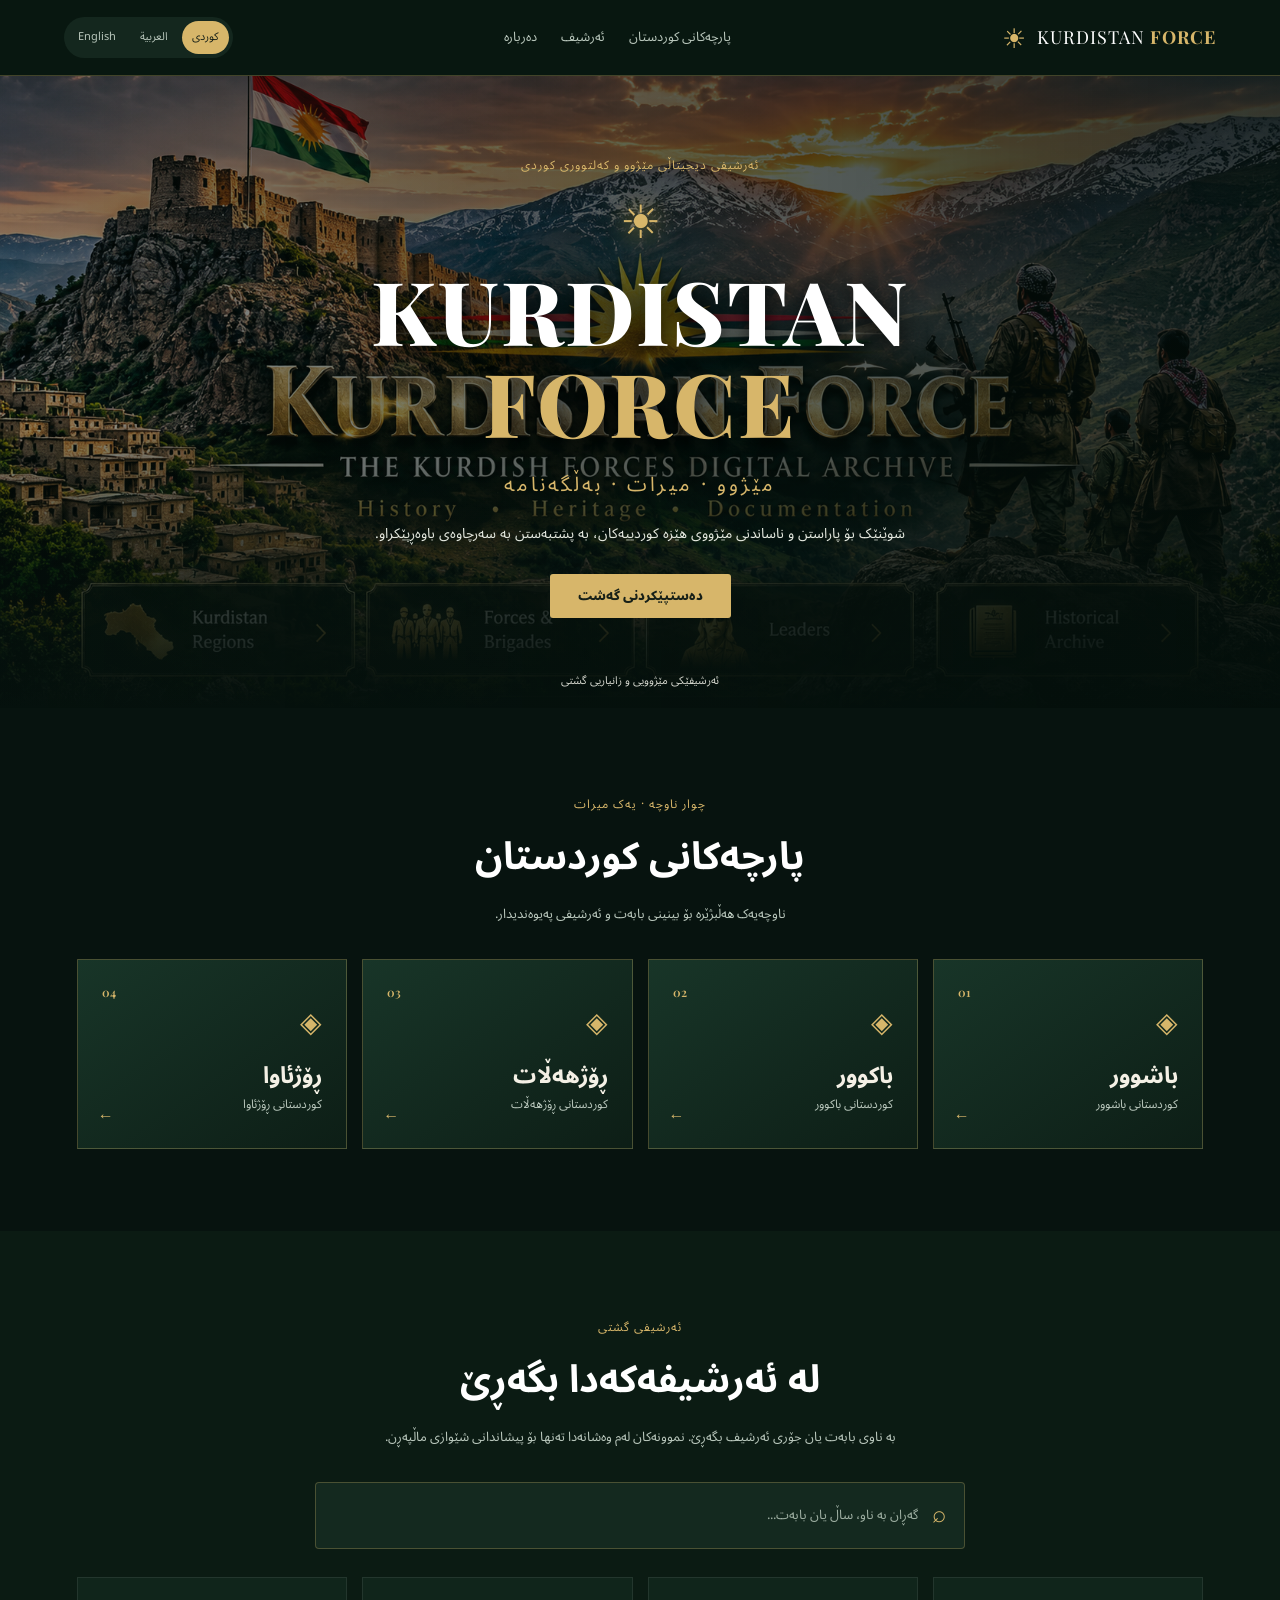
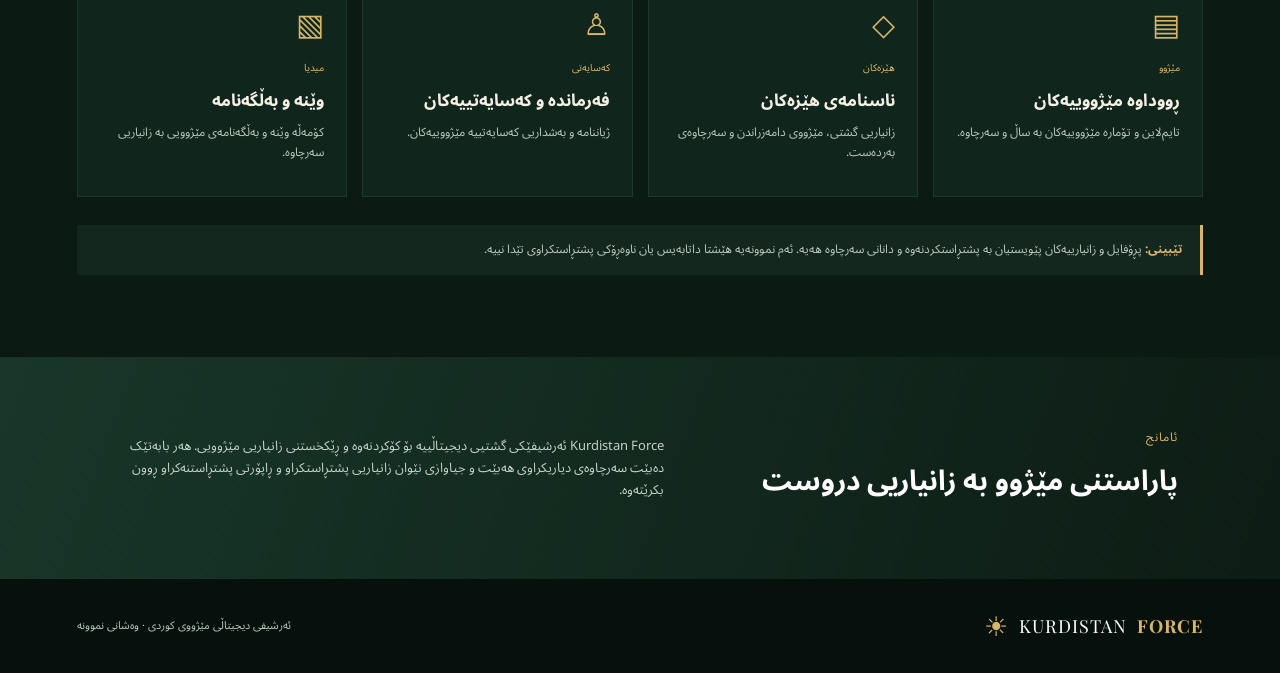
<file: index.html>
<!doctype html>
<html lang="ku" dir="rtl">
<head>
  <meta charset="utf-8">
  <meta name="viewport" content="width=device-width, initial-scale=1">
  <meta name="description" content="Kurdistan Force — Kurdish forces digital historical archive">
  <title>KURDISTAN FORCE | Digital Archive</title>
  <link rel="stylesheet" href="styles.css">
</head>
<body>
  <header class="topbar">
    <a class="brand" href="#" aria-label="Kurdistan Force home">
      <span class="brand-mark">☀</span>
      <span>KURDISTAN <b>FORCE</b></span>
    </a>
    <nav class="main-nav">
      <a href="#regions" data-i18n="navRegions">پارچەکانی کوردستان</a>
      <a href="#archive" data-i18n="navArchive">ئەرشیف</a>
      <a href="#about" data-i18n="navAbout">دەربارە</a>
    </nav>
    <div class="language-switch" aria-label="Language">
      <button class="lang active" data-lang="ku">کوردی</button>
      <button class="lang" data-lang="ar">العربية</button>
      <button class="lang" data-lang="en">English</button>
    </div>
  </header>

  <main>
    <section class="hero">
      <img class="hero-image" src="kurdistan-hero.png" alt="Kurdistan mountains and flag">
      <div class="hero-shade"></div>
      <div class="hero-content">
        <div class="eyebrow" data-i18n="eyebrow">ئەرشیفی دیجیتاڵی مێژوو و کەلتووری کوردی</div>
        <div class="sun-symbol">☀</div>
        <h1>KURDISTAN <span>FORCE</span></h1>
        <p class="hero-subtitle" data-i18n="tagline">مێژوو · میرات · بەڵگەنامە</p>
        <p class="hero-copy" data-i18n="heroCopy">شوێنێک بۆ پاراستن و ناساندنی مێژووی هێزە کوردییەکان، بە پشتبەستن بە سەرچاوەی باوەڕپێکراو.</p>
        <a class="primary-btn" href="#regions" data-i18n="explore">دەستپێکردنی گەشت</a>
      </div>
      <div class="hero-note" data-i18n="heroNote">ئەرشیفێکی مێژوویی و زانیاریی گشتی</div>
    </section>

    <section class="section regions-section" id="regions">
      <div class="section-heading">
        <span class="kicker" data-i18n="kickerRegions">چوار ناوچە · یەک میرات</span>
        <h2 data-i18n="regionsTitle">پارچەکانی کوردستان</h2>
        <p data-i18n="regionsCopy">ناوچەیەک هەڵبژێرە بۆ بینینی بابەت و ئەرشیفی پەیوەندیدار.</p>
      </div>
      <div class="region-grid">
        <a class="region-card" href="#archive"><span class="region-number">01</span><span class="region-icon">◈</span><h3 data-i18n="south">باشوور</h3><p data-i18n="southDesc">کوردستانی باشوور</p><span class="card-arrow">←</span></a>
        <a class="region-card" href="#archive"><span class="region-number">02</span><span class="region-icon">◈</span><h3 data-i18n="north">باکوور</h3><p data-i18n="northDesc">کوردستانی باکوور</p><span class="card-arrow">←</span></a>
        <a class="region-card" href="#archive"><span class="region-number">03</span><span class="region-icon">◈</span><h3 data-i18n="east">ڕۆژهەڵات</h3><p data-i18n="eastDesc">کوردستانی ڕۆژهەڵات</p><span class="card-arrow">←</span></a>
        <a class="region-card" href="#archive"><span class="region-number">04</span><span class="region-icon">◈</span><h3 data-i18n="west">ڕۆژئاوا</h3><p data-i18n="westDesc">کوردستانی ڕۆژئاوا</p><span class="card-arrow">←</span></a>
      </div>
    </section>

    <section class="section archive-section" id="archive">
      <div class="section-heading">
        <span class="kicker" data-i18n="kickerArchive">ئەرشیفی گشتی</span>
        <h2 data-i18n="archiveTitle">لە ئەرشیفەکەدا بگەڕێ</h2>
        <p data-i18n="archiveCopy">بە ناوی بابەت یان جۆری ئەرشیف بگەڕێ. نموونەکان لەم وەشانەدا تەنها بۆ پیشاندانی شێوازی ماڵپەڕن.</p>
      </div>
      <label class="search-box">
        <span>⌕</span>
        <input id="archiveSearch" type="search" placeholder="گەڕان بە ناو، ساڵ یان بابەت..." data-i18n-placeholder="searchPlaceholder">
      </label>
      <div class="archive-grid" id="archiveGrid">
        <article class="archive-card" data-search="مێژوو historical history timeline">
          <div class="archive-icon">▤</div><span class="tag" data-i18n="historyTag">مێژوو</span>
          <h3 data-i18n="historyTitle">ڕووداوە مێژووییەکان</h3><p data-i18n="historyDesc">تایم‌لاین و تۆمارە مێژووییەکان بە ساڵ و سەرچاوە.</p>
        </article>
        <article class="archive-card" data-search="هێز force groups organizations">
          <div class="archive-icon">◇</div><span class="tag" data-i18n="forcesTag">هێزەکان</span>
          <h3 data-i18n="forcesTitle">ناسنامەی هێزەکان</h3><p data-i18n="forcesDesc">زانیاریی گشتی، مێژووی دامەزراندن و سەرچاوەی بەردەست.</p>
        </article>
        <article class="archive-card" data-search="فەرماندە leaders biographies">
          <div class="archive-icon">♙</div><span class="tag" data-i18n="leadersTag">کەسایەتی</span>
          <h3 data-i18n="leadersTitle">فەرماندە و کەسایەتییەکان</h3><p data-i18n="leadersDesc">ژیاننامە و بەشداریی کەسایەتییە مێژووییەکان.</p>
        </article>
        <article class="archive-card" data-search="وێنە بەڵگەنامە documents photos media">
          <div class="archive-icon">▧</div><span class="tag" data-i18n="mediaTag">میدیا</span>
          <h3 data-i18n="mediaTitle">وێنە و بەڵگەنامە</h3><p data-i18n="mediaDesc">کۆمەڵە وێنە و بەڵگەنامەی مێژوویی بە زانیاریی سەرچاوە.</p>
        </article>
      </div>
      <p class="empty-state" id="emptyState" hidden data-i18n="empty">هیچ ئەنجامێک نەدۆزرایەوە.</p>
      <div class="notice">
        <strong data-i18n="noteTitle">تێبینی:</strong>
        <span data-i18n="noteCopy">پڕۆفایل و زانیارییەکان پێویستیان بە پشتڕاستکردنەوە و دانانی سەرچاوە هەیە. ئەم نموونەیە هێشتا داتابەیس یان ناوەڕۆکی پشتڕاستکراوی تێدا نییە.</span>
      </div>
    </section>

    <section class="about-band" id="about">
      <div>
        <span class="kicker" data-i18n="aboutKicker">ئامانج</span>
        <h2 data-i18n="aboutTitle">پاراستنی مێژوو بە زانیاریی دروست</h2>
      </div>
      <p data-i18n="aboutCopy">Kurdistan Force ئەرشیفێکی گشتیی دیجیتاڵییە بۆ کۆکردنەوە و ڕێکخستنی زانیاریی مێژوویی. هەر بابەتێک دەبێت سەرچاوەی دیاریکراوی هەبێت و جیاوازی نێوان زانیاریی پشتڕاستکراو و ڕاپۆرتی پشتڕاستنەکراو ڕوون بکرێتەوە.</p>
    </section>
  </main>

  <footer>
    <span class="brand"><span class="brand-mark">☀</span>KURDISTAN <b>FORCE</b></span>
    <span data-i18n="footer">ئەرشیفی دیجیتاڵی مێژووی کوردی · وەشانی نموونە</span>
  </footer>
  <script src="app.js"></script>
</body>
</html>
</file>
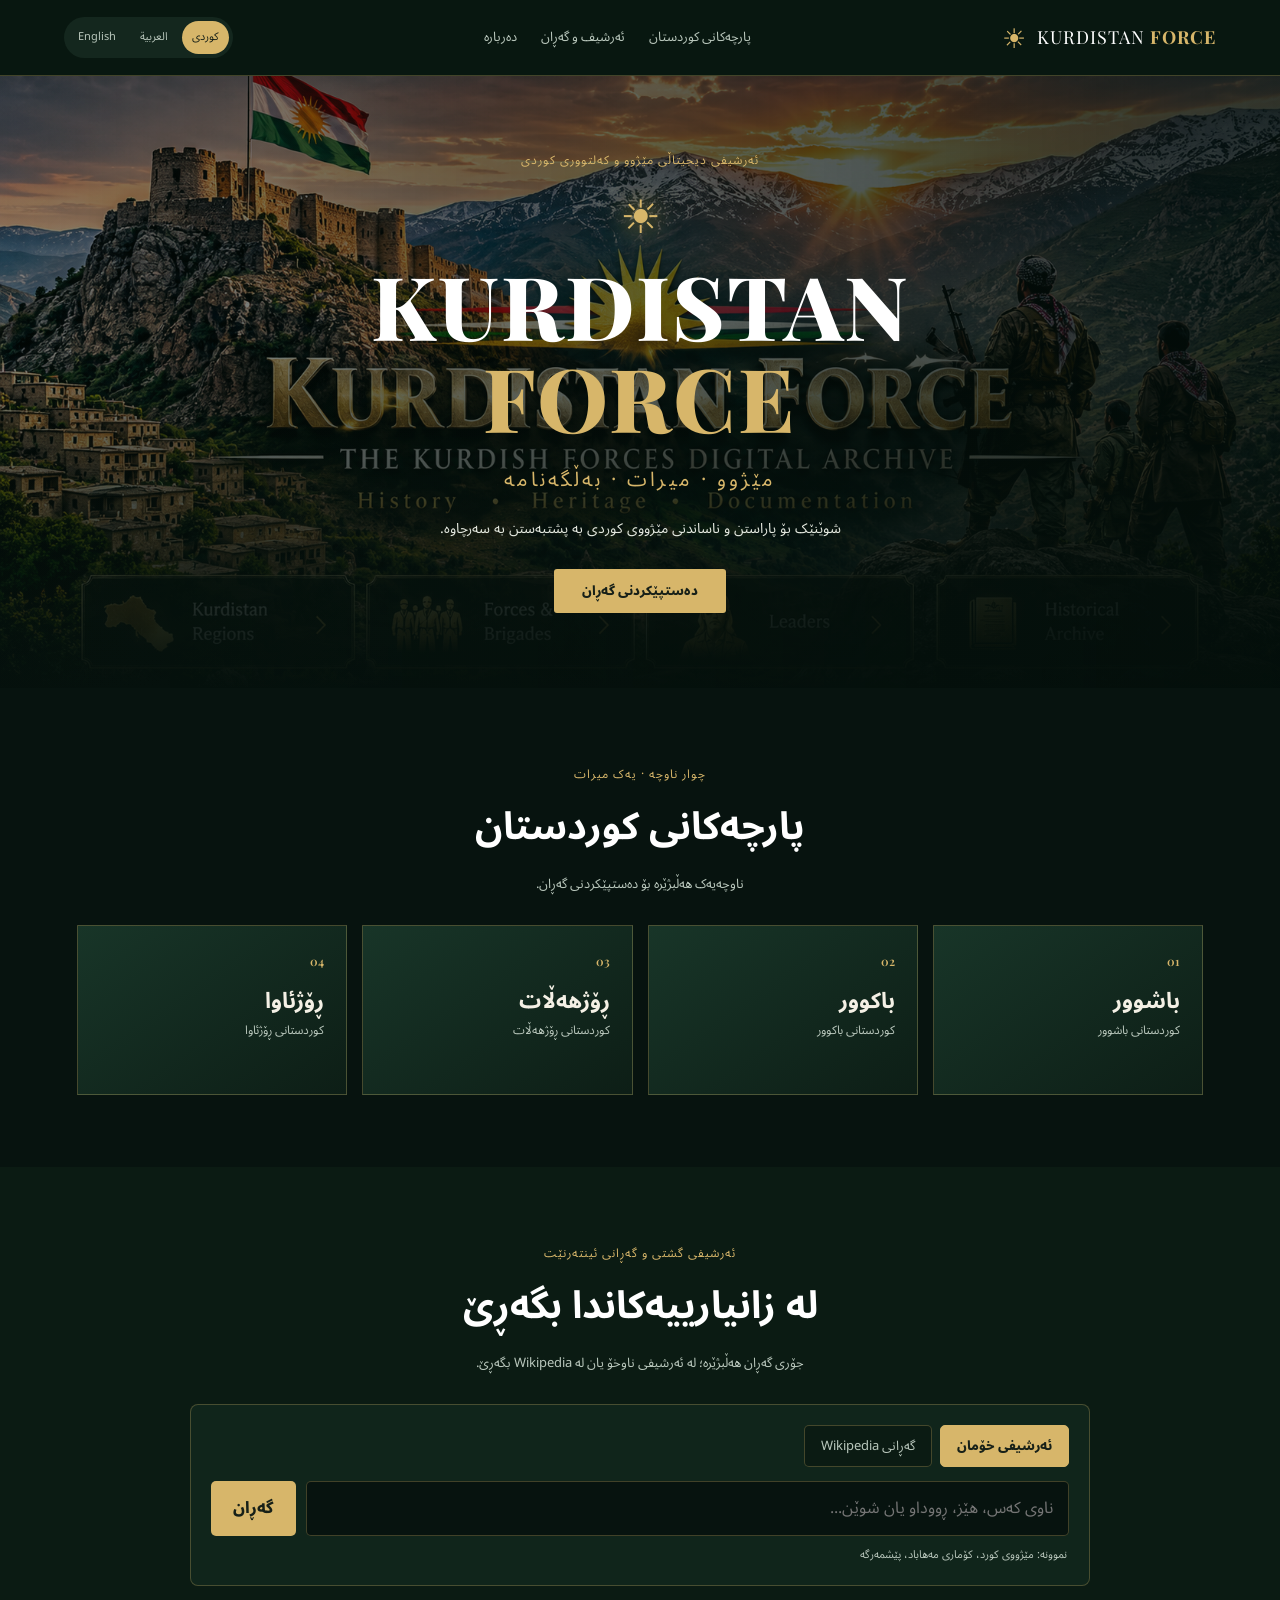
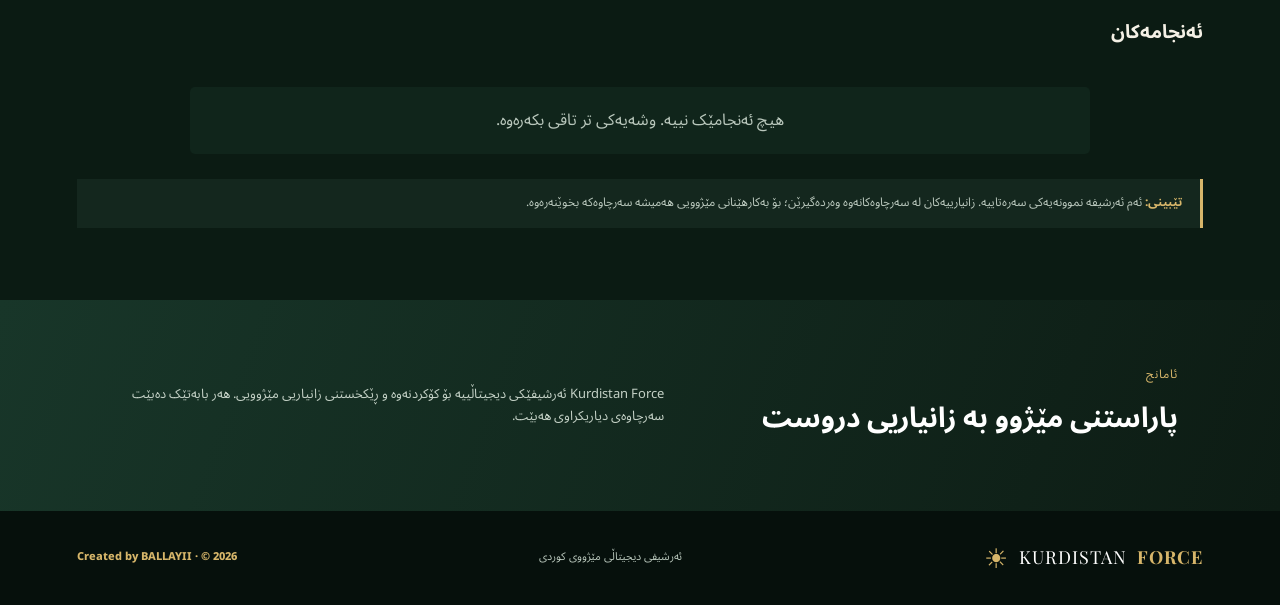
<file: KURDISTAN-FORCE-index-1.html>
<!doctype html>
<html lang="ku" dir="rtl">
<head>
<meta charset="utf-8">
<meta name="viewport" content="width=device-width, initial-scale=1">
<meta name="description" content="Kurdistan Force — Kurdish digital historical archive and search">
<title>KURDISTAN FORCE | Digital Archive</title>
<style>
@import url('https://fonts.googleapis.com/css2?family=Noto+Sans+Arabic:wght@400;500;600;700;800&family=Playfair+Display:wght@600;700;800&display=swap');
:root{--bg:#07130f;--panel:#10231b;--panel2:#142c22;--gold:#d7b66a;--text:#f4f0e5;--muted:#b9c7bc;--line:rgba(215,182,106,.28)}
*{box-sizing:border-box}html{scroll-behavior:smooth}body{margin:0;background:var(--bg);color:var(--text);font-family:"Noto Sans Arabic",sans-serif;line-height:1.7}
.topbar{min-height:76px;padding:14px 5vw;display:flex;align-items:center;justify-content:space-between;gap:22px;background:#081710;border-bottom:1px solid var(--line);position:relative;z-index:2;flex-wrap:wrap}
.brand{display:flex;align-items:center;gap:10px;color:#fff;text-decoration:none;font-family:"Playfair Display",serif;letter-spacing:1px;font-size:18px;direction:ltr}.brand b{color:var(--gold)}.brand-mark{color:var(--gold);font-size:27px}
.main-nav{display:flex;gap:24px}.main-nav a{color:var(--muted);text-decoration:none;font-size:13px}.main-nav a:hover{color:var(--gold)}
.language-switch{display:flex;gap:4px;background:#14271e;padding:4px;border-radius:30px}.lang{border:0;background:transparent;color:var(--muted);padding:7px 10px;border-radius:20px;cursor:pointer;font:inherit;font-size:11px}.lang.active{background:var(--gold);color:#172018}
.hero{min-height:530px;position:relative;display:grid;place-items:center;overflow:hidden;text-align:center;background:linear-gradient(130deg,#102a1e,#07130f)}.hero-image,.hero-shade{position:absolute;inset:0;width:100%;height:100%;object-fit:cover}.hero-image{object-position:center 42%}.hero-shade{background:linear-gradient(90deg,rgba(3,14,10,.45),rgba(3,14,10,.82)),linear-gradient(0deg,#07130f 0%,transparent 55%)}.hero-content{position:relative;z-index:1;max-width:850px;padding:75px 24px}.eyebrow,.kicker{color:var(--gold);font-size:12px;letter-spacing:1px}.sun-symbol{font-size:46px;color:var(--gold);line-height:1.2;margin-top:20px;text-shadow:0 0 28px #e2b94b}.hero h1{font:800 clamp(42px,8vw,88px)/1.05 "Playfair Display",serif;letter-spacing:2px;margin:12px 0;color:#fff;direction:ltr}.hero h1 span{color:var(--gold)}.hero-subtitle{color:var(--gold);font-size:20px;letter-spacing:3px}.hero-copy{color:#e4e8df;max-width:640px;margin:12px auto 28px;font-size:14px}.primary-btn{display:inline-block;text-decoration:none;background:var(--gold);color:#172018;padding:11px 28px;border-radius:3px;font-weight:800;font-size:13px}
.section{padding:72px 6vw}.section-heading{text-align:center;max-width:760px;margin:0 auto 30px}.section-heading h2,.about-band h2{font-size:clamp(25px,4vw,38px);margin:8px 0;color:#fff}.section-heading p{color:var(--muted);font-size:13px}
.region-grid,.archive-grid{display:grid;grid-template-columns:repeat(4,1fr);gap:15px;max-width:1200px;margin:auto}.region-card{position:relative;display:block;min-height:170px;padding:22px;background:linear-gradient(145deg,#183528,#0d1e16);border:1px solid var(--line);color:var(--text);text-decoration:none}.region-number{font:600 12px "Playfair Display",serif;color:var(--gold)}.region-card h3{margin:8px 0 0;font-size:22px}.region-card p{margin:0;color:var(--muted);font-size:12px}
.archive-section{background:#0b1b13}.search-panel{max-width:900px;margin:auto;background:#10251b;border:1px solid var(--line);padding:20px;border-radius:8px}.search-modes{display:flex;gap:8px;flex-wrap:wrap;margin-bottom:14px}.mode{border:1px solid var(--line);background:#0b1b13;color:var(--muted);padding:9px 16px;border-radius:5px;cursor:pointer;font:inherit;font-size:13px}.mode.active{background:var(--gold);color:#172018;border-color:var(--gold);font-weight:800}.search-row{display:flex;gap:10px}.search-row input{flex:1;min-width:0;background:#07130f;color:#fff;border:1px solid var(--line);border-radius:5px;padding:13px 15px;font:inherit;outline:none}.search-row input:focus{border-color:var(--gold)}.search-btn{background:var(--gold);color:#172018;border:0;border-radius:5px;padding:10px 22px;font:inherit;font-weight:800;cursor:pointer}.search-help{font-size:11px;color:var(--muted);margin:10px 2px 0}.results-head{max-width:1200px;margin:30px auto 14px;display:flex;justify-content:space-between;gap:12px;align-items:center;flex-wrap:wrap}.results-head h3{margin:0;font-size:19px}.status{font-size:12px;color:var(--muted)}.results-grid{max-width:1200px;margin:auto;display:grid;grid-template-columns:repeat(3,1fr);gap:15px}.result-card{background:#10251b;border:1px solid rgba(255,255,255,.1);border-radius:6px;overflow:hidden;min-width:0}.result-card img{width:100%;height:175px;object-fit:cover;background:#183528}.result-body{padding:16px}.result-body h3{margin:0 0 8px;font-size:17px}.result-body p{margin:0;color:var(--muted);font-size:12px}.result-source{display:inline-block;margin-top:12px;color:var(--gold);font-size:12px;text-decoration:none}.result-source:hover{text-decoration:underline}.tag{display:inline-block;color:var(--gold);font-size:10px;margin-bottom:7px}.empty-state,.loading-state{max-width:900px;margin:25px auto;text-align:center;color:var(--muted);padding:20px;background:#10251b;border-radius:5px}.notice{max-width:1200px;margin:25px auto 0;padding:14px 18px;border-right:3px solid var(--gold);background:#14271e;color:#b9c7bc;font-size:12px}.notice strong{color:var(--gold)}
.about-band{padding:60px 8vw;display:grid;grid-template-columns:1fr 1.2fr;gap:45px;align-items:center;background:linear-gradient(110deg,#183629,#0d1c14)}.about-band h2{font-size:28px}.about-band p{color:#c3d0c5;font-size:13px}footer{padding:24px 6vw;display:flex;justify-content:space-between;align-items:center;gap:15px;color:var(--muted);font-size:11px;background:#06100c;flex-wrap:wrap}footer .credit{color:var(--gold);font-weight:800;direction:ltr}
html[dir="ltr"] .notice{border-right:0;border-left:3px solid var(--gold)}
@media(max-width:850px){.main-nav{order:3;width:100%;justify-content:center;gap:18px}.region-grid{grid-template-columns:repeat(2,1fr)}.results-grid{grid-template-columns:repeat(2,1fr)}.about-band{grid-template-columns:1fr;gap:10px}}
@media(max-width:520px){.topbar{justify-content:center}.brand{font-size:16px}.language-switch{margin-inline:auto}.main-nav a{font-size:11px}.hero{min-height:490px}.hero-content{padding-inline:18px}.hero-copy{font-size:12px}.section{padding:52px 5vw}.region-grid{grid-template-columns:1fr 1fr;gap:9px}.region-card{padding:15px;min-height:145px}.region-card h3{font-size:18px}.results-grid{grid-template-columns:1fr}.search-row{flex-direction:column}.search-btn{width:100%}footer{flex-direction:column;text-align:center}}
</style>
</head>
<body>
<header class="topbar">
<a class="brand" href="#" aria-label="Kurdistan Force home"><span class="brand-mark">☀</span><span>KURDISTAN <b>FORCE</b></span></a>
<nav class="main-nav"><a href="#regions" data-t="navRegions">پارچەکانی کوردستان</a><a href="#archive" data-t="navArchive">ئەرشیف و گەڕان</a><a href="#about" data-t="navAbout">دەربارە</a></nav>
<div class="language-switch"><button class="lang active" data-lang="ku">کوردی</button><button class="lang" data-lang="ar">العربية</button><button class="lang" data-lang="en">English</button></div>
</header>
<main>
<section class="hero">
<img class="hero-image" src="kurdistan-hero.png" alt="Kurdistan landscape" onerror="this.style.display='none'"><div class="hero-shade"></div>
<div class="hero-content"><div class="eyebrow" data-t="eyebrow">ئەرشیفی دیجیتاڵی مێژوو و کەلتووری کوردی</div><div class="sun-symbol">☀</div><h1>KURDISTAN <span>FORCE</span></h1><p class="hero-subtitle" data-t="tagline">مێژوو · میرات · بەڵگەنامە</p><p class="hero-copy" data-t="heroCopy">شوێنێک بۆ پاراستن و ناساندنی مێژووی کوردی بە پشتبەستن بە سەرچاوە.</p><a class="primary-btn" href="#archive" data-t="explore">دەستپێکردنی گەڕان</a></div>
</section>
<section class="section" id="regions"><div class="section-heading"><span class="kicker" data-t="regionsKicker">چوار ناوچە · یەک میرات</span><h2 data-t="regionsTitle">پارچەکانی کوردستان</h2><p data-t="regionsCopy">ناوچەیەک هەڵبژێرە بۆ دەستپێکردنی گەڕان.</p></div>
<div class="region-grid">
<a class="region-card" href="#archive" data-query="باشووری کوردستان"><span class="region-number">01</span><h3 data-t="south">باشوور</h3><p data-t="southDesc">کوردستانی باشوور</p></a>
<a class="region-card" href="#archive" data-query="شمال كردستان"><span class="region-number">02</span><h3 data-t="north">باکوور</h3><p data-t="northDesc">کوردستانی باکوور</p></a>
<a class="region-card" href="#archive" data-query="شرق كردستان"><span class="region-number">03</span><h3 data-t="east">ڕۆژهەڵات</h3><p data-t="eastDesc">کوردستانی ڕۆژهەڵات</p></a>
<a class="region-card" href="#archive" data-query="روجآوا كردستان"><span class="region-number">04</span><h3 data-t="west">ڕۆژئاوا</h3><p data-t="westDesc">کوردستانی ڕۆژئاوا</p></a>
</div></section>
<section class="section archive-section" id="archive"><div class="section-heading"><span class="kicker" data-t="archiveKicker">ئەرشیفی گشتی و گەڕانی ئینتەرنێت</span><h2 data-t="archiveTitle">لە زانیارییەکاندا بگەڕێ</h2><p data-t="archiveCopy">جۆری گەڕان هەڵبژێرە؛ لە ئەرشیفی ناوخۆ یان لە Wikipedia بگەڕێ.</p></div>
<div class="search-panel">
<div class="search-modes"><button class="mode active" id="localMode" data-t="localMode">ئەرشیفی خۆمان</button><button class="mode" id="webMode" data-t="webMode">گەڕانی Wikipedia</button></div>
<div class="search-row"><input id="searchInput" type="search" placeholder="ناوی کەس، هێز، ڕووداو یان شوێن..." data-ph="searchPlaceholder"><button class="search-btn" id="searchButton" data-t="searchButton">گەڕان</button></div>
<p class="search-help" data-t="searchHelp">نموونە: مێژووی کورد، کۆماری مەهاباد، پێشمەرگە</p>
</div>
<div class="results-head"><h3 id="resultsTitle" data-t="resultsTitle">ئەنجامەکان</h3><span class="status" id="statusText" aria-live="polite"></span></div>
<div class="results-grid" id="resultsGrid"></div><div class="empty-state" id="emptyState" data-t="empty">هیچ ئەنجامێک نییە. وشەیەکی تر تاقی بکەرەوە.</div>
<div class="notice"><strong data-t="noteTitle">تێبینی:</strong> <span data-t="noteText">ئەم ئەرشیفە نموونەیەکی سەرەتاییە. زانیارییەکان لە سەرچاوەکانەوە وەردەگیرێن؛ بۆ بەکارهێنانی مێژوویی هەمیشە سەرچاوەکە بخوێنەرەوە.</span></div>
</section>
<section class="about-band" id="about"><div><span class="kicker" data-t="aboutKicker">ئامانج</span><h2 data-t="aboutTitle">پاراستنی مێژوو بە زانیاریی دروست</h2></div><p data-t="aboutText">Kurdistan Force ئەرشیفێکی دیجیتاڵییە بۆ کۆکردنەوە و ڕێکخستنی زانیاریی مێژوویی. هەر بابەتێک دەبێت سەرچاوەی دیاریکراوی هەبێت.</p></section>
</main>
<footer><span class="brand"><span class="brand-mark">☀</span>KURDISTAN <b>FORCE</b></span><span data-t="footerText">ئەرشیفی دیجیتاڵی مێژووی کوردی</span><span class="credit">Created by BALLAYII · © 2026</span></footer>
<script>
const T={
ku:{dir:"rtl",navRegions:"پارچەکانی کوردستان",navArchive:"ئەرشیف و گەڕان",navAbout:"دەربارە",eyebrow:"ئەرشیفی دیجیتاڵی مێژوو و کەلتووری کوردی",tagline:"مێژوو · میرات · بەڵگەنامە",heroCopy:"شوێنێک بۆ پاراستن و ناساندنی مێژووی کوردی بە پشتبەستن بە سەرچاوە.",explore:"دەستپێکردنی گەڕان",regionsKicker:"چوار ناوچە · یەک میرات",regionsTitle:"پارچەکانی کوردستان",regionsCopy:"ناوچەیەک هەڵبژێرە بۆ دەستپێکردنی گەڕان.",south:"باشوور",southDesc:"کوردستانی باشوور",north:"باکوور",northDesc:"کوردستانی باکوور",east:"ڕۆژهەڵات",eastDesc:"کوردستانی ڕۆژهەڵات",west:"ڕۆژئاوا",westDesc:"کوردستانی ڕۆژئاوا",archiveKicker:"ئەرشیفی گشتی و گەڕانی ئینتەرنێت",archiveTitle:"لە زانیارییەکاندا بگەڕێ",archiveCopy:"جۆری گەڕان هەڵبژێرە؛ لە ئەرشیفی ناوخۆ یان لە Wikipedia بگەڕێ.",localMode:"ئەرشیفی خۆمان",webMode:"گەڕانی Wikipedia",searchPlaceholder:"ناوی کەس، هێز، ڕووداو یان شوێن...",searchButton:"گەڕان",searchHelp:"نموونە: مێژووی کورد، کۆماری مەهاباد، پێشمەرگە",resultsTitle:"ئەنجامەکان",empty:"هیچ ئەنجامێک نییە. وشەیەکی تر تاقی بکەرەوە.",noteTitle:"تێبینی:",noteText:"ئەم ئەرشیفە نموونەیەکی سەرەتاییە. زانیارییەکان لە سەرچاوەکانەوە وەردەگیرێن؛ بۆ بەکارهێنانی مێژوویی هەمیشە سەرچاوەکە بخوێنەرەوە.",aboutKicker:"ئامانج",aboutTitle:"پاراستنی مێژوو بە زانیاریی دروست",aboutText:"Kurdistan Force ئەرشیفێکی دیجیتاڵییە بۆ کۆکردنەوە و ڕێکخستنی زانیاریی مێژوویی. هەر بابەتێک دەبێت سەرچاوەی دیاریکراوی هەبێت.",footerText:"ئەرشیفی دیجیتاڵی مێژووی کوردی",loading:"گەڕان دەکرێت...",localCount:"بابەت لە ئەرشیفی ناوخۆ",wikiCount:"ئەنجام لە Wikipedia",noLocal:"لە ئەرشیفی ناوخۆ ئەم وشەیە نەدۆزرایەوە. گەڕانی Wikipedia تاقی بکەرەوە.",noWiki:"هیچ ئەنجامێک لە Wikipedia نەدۆزرایەوە.",error:"کێشەی پەیوەندی هەبوو. دووبارە هەوڵ بدەرەوە.",readMore:"خوێندنەوەی زیاتر · Wikipedia",source:"سەرچاوە",archiveTag:"ئەرشیفی ناوخۆ"},
ar:{dir:"rtl",navRegions:"مناطق كردستان",navArchive:"الأرشيف والبحث",navAbout:"حول الموقع",eyebrow:"الأرشيف الرقمي للتاريخ والثقافة الكردية",tagline:"التاريخ · التراث · التوثيق",heroCopy:"مساحة لحفظ وتقديم التاريخ الكردي بالاعتماد على المصادر.",explore:"ابدأ البحث",regionsKicker:"أربع مناطق · إرث واحد",regionsTitle:"مناطق كردستان",regionsCopy:"اختر منطقة لبدء البحث.",south:"جنوب كردستان",southDesc:"كردستان الجنوبية",north:"شمال كردستان",northDesc:"كردستان الشمالية",east:"شرق كردستان",eastDesc:"كردستان الشرقية",west:"غرب كردستان",westDesc:"كردستان الغربية",archiveKicker:"الأرشيف والبحث عبر الإنترنت",archiveTitle:"ابحث في المعلومات",archiveCopy:"اختر البحث في الأرشيف المحلي أو ويكيبيديا.",localMode:"أرشيفنا",webMode:"بحث ويكيبيديا",searchPlaceholder:"اسم شخص أو قوة أو حدث أو مكان...",searchButton:"بحث",searchHelp:"مثال: تاريخ الأكراد، جمهورية مهاباد، البيشمركة",resultsTitle:"النتائج",empty:"لا توجد نتائج. جرّب كلمة أخرى.",noteTitle:"ملاحظة:",noteText:"هذا أرشيف أولي. تُسترجع المعلومات من المصادر؛ يرجى مراجعة المصدر دائماً للاستخدام التاريخي.",aboutKicker:"الهدف",aboutTitle:"حفظ التاريخ بمعلومات دقيقة",aboutText:"Kurdistan Force أرشيف رقمي لجمع المعلومات التاريخية وتنظيمها. يجب أن يتضمن كل موضوع مصدراً واضحاً.",footerText:"الأرشيف الرقمي للتاريخ الكردي",loading:"جارٍ البحث...",localCount:"مواد في الأرشيف المحلي",wikiCount:"نتائج في ويكيبيديا",noLocal:"لم يتم العثور على هذه الكلمة في الأرشيف المحلي. جرّب ويكيبيديا.",noWiki:"لم يتم العثور على نتائج في ويكيبيديا.",error:"حدث خطأ في الاتصال. حاول مرة أخرى.",readMore:"اقرأ المزيد · ويكيبيديا",source:"المصدر",archiveTag:"الأرشيف المحلي"},
en:{dir:"ltr",navRegions:"Kurdistan Regions",navArchive:"Archive & Search",navAbout:"About",eyebrow:"A Digital Archive of Kurdish History & Culture",tagline:"HISTORY · HERITAGE · DOCUMENTATION",heroCopy:"A space to preserve and present Kurdish history using cited sources.",explore:"Start Searching",regionsKicker:"FOUR REGIONS · ONE HERITAGE",regionsTitle:"Kurdistan Regions",regionsCopy:"Choose a region to begin your search.",south:"South",southDesc:"Southern Kurdistan",north:"North",northDesc:"Northern Kurdistan",east:"East",eastDesc:"Eastern Kurdistan",west:"West",westDesc:"Western Kurdistan",archiveKicker:"PUBLIC ARCHIVE & WEB SEARCH",archiveTitle:"Search the information",archiveCopy:"Choose between the local archive and Wikipedia search.",localMode:"Our archive",webMode:"Wikipedia search",searchPlaceholder:"Person, force, event or place...",searchButton:"Search",searchHelp:"Examples: Kurdish history, Republic of Mahabad, Peshmerga",resultsTitle:"Results",empty:"No results found. Try another search term.",noteTitle:"Note:",noteText:"This is an initial archive. Information is retrieved from sources; always consult the source for historical use.",aboutKicker:"OUR PURPOSE",aboutTitle:"Preserving history with accurate information",aboutText:"Kurdistan Force is a digital archive for collecting and organizing historical information. Every entry should include a clear source.",footerText:"Kurdish History Digital Archive",loading:"Searching...",localCount:"items in local archive",wikiCount:"Wikipedia results",noLocal:"No match in the local archive. Try Wikipedia search.",noWiki:"No Wikipedia results found.",error:"A connection error occurred. Please try again.",readMore:"Read more · Wikipedia",source:"Source",archiveTag:"LOCAL ARCHIVE"}
};
let language="ku", mode="local";
const localItems=[
{title:{ku:"کۆماری مەهاباد",ar:"جمهورية مهاباد",en:"Republic of Mahabad"},desc:{ku:"کۆمارێکی کوردی لە ساڵی ١٩٤٦ لە مەهاباد ڕاگەیەنرا. بۆ وردەکاری و سەرچاوەی زیاتر سەیری بابەتی Wikipedia بکە.",ar:"جمهورية كردية أُعلنت في مهاباد عام 1946. راجع مقالة ويكيبيديا للمزيد من التفاصيل والمصادر.",en:"A Kurdish republic proclaimed in Mahabad in 1946. Consult the Wikipedia article for further details and sources."},keys:"mahabad republic کۆماری مەهاباد مهاباد جمهوری مهاباد",url:"https://en.wikipedia.org/wiki/Republic_of_Mahabad"},
{title:{ku:"پێشمەرگە",ar:"البيشمركة",en:"Peshmerga"},desc:{ku:"ناوی هێزە پێشمەرگەییە کوردییەکانە؛ زانیاریی مێژوویی و سیاسی دەبێت بە سەرچاوەی جیاواز پشتڕاست بکرێتەوە.",ar:"اسم يُطلق على القوات الكردية. ينبغي التحقق من المعلومات التاريخية والسياسية عبر مصادر متعددة.",en:"A term used for Kurdish forces. Historical and political details should be checked against multiple sources."},keys:"peshmerga پێشمەرگە البيشمركة",url:"https://en.wikipedia.org/wiki/Peshmerga"},
{title:{ku:"زمانی کوردی",ar:"اللغة الكردية",en:"Kurdish language"},desc:{ku:"زمانی کوردی لە خێزانی زمانە ئێرانییەکانی ڕۆژاوایە و چەند شێوەزارێکی سەرەکی هەیە.",ar:"اللغة الكردية تنتمي إلى اللغات الإيرانية الغربية ولها عدة لهجات رئيسية.",en:"Kurdish belongs to the Western Iranian branch and has several major varieties."},keys:"kurdish language زمان کوردی کوردی اللغة الكردية",url:"https://en.wikipedia.org/wiki/Kurdish_language"},
{title:{ku:"هەرێمی کوردستان",ar:"إقليم كردستان",en:"Kurdistan Region"},desc:{ku:"هەرێمی کوردستان ناوچەیەکی فیدراڵییە لە عێراق؛ بۆ زانیاریی یاسایی و مێژوویی نوێ سەرچاوەکان ببینە.",ar:"إقليم كردستان منطقة اتحادية في العراق؛ راجع المصادر للمعلومات القانونية والتاريخية المحدثة.",en:"The Kurdistan Region is a federal region in Iraq; consult sources for current legal and historical details."},keys:"kurdistan region iraq هەرێمی کوردستان اقلیم کردستان",url:"https://en.wikipedia.org/wiki/Kurdistan_Region"},
{title:{ku:"ڕۆژئاوا و باکووری ڕۆژهەڵاتی سووریا",ar:"الإدارة الذاتية لشمال وشرق سوريا",en:"Autonomous Administration of North and East Syria"},desc:{ku:"ناونیشانێکە کە بۆ پێکهاتەی کارگێڕیی ناوچەکانی باکووری و ڕۆژهەڵاتی سووریا بەکاردێت. بۆ وردەکاری سەرچاوەکان بخوێنەرەوە.",ar:"تسمية تُستخدم للهيكل الإداري في مناطق شمال وشرق سوريا. راجع المصادر للتفاصيل.",en:"A name used for the administrative structure in parts of northern and eastern Syria. Consult sources for details."},keys:"rojava north east syria ڕۆژئاوا رۆژئاوا",url:"https://en.wikipedia.org/wiki/Autonomous_Administration_of_North_and_East_Syria"},
{title:{ku:"شێخ مەحمودی حەفید",ar:"الشيخ محمود الحفيد",en:"Sheikh Mahmud Barzanji"},desc:{ku:"کەسایەتییەکی مێژوویی کورد بوو کە لە سەرەتای سەدەی بیستەمدا ڕۆڵی سیاسی و سەرکردایەتی هەبوو.",ar:"شخصية كردية تاريخية كان لها دور سياسي وقيادي في أوائل القرن العشرين.",en:"A Kurdish historical figure with a political and leadership role in the early twentieth century."},keys:"sheikh mahmud barzanji شێخ مەحمود شیخ محمود",url:"https://en.wikipedia.org/wiki/Mahmud_Barzanji"}
];
const $=id=>document.getElementById(id);
function setLang(l){language=l;const t=T[l];document.documentElement.lang=l;document.documentElement.dir=t.dir;document.querySelectorAll("[data-t]").forEach(el=>{const v=t[el.dataset.t];if(v)el.textContent=v});document.querySelectorAll("[data-ph]").forEach(el=>el.placeholder=t[el.dataset.ph]);document.querySelectorAll(".lang").forEach(b=>b.classList.toggle("active",b.dataset.lang===l));$("statusText").textContent="";$("emptyState").hidden=false;$("resultsGrid").innerHTML="";}
document.querySelectorAll(".lang").forEach(b=>b.addEventListener("click",()=>setLang(b.dataset.lang)));
function setMode(m){mode=m;$("localMode").classList.toggle("active",m==="local");$("webMode").classList.toggle("active",m==="web");$("statusText").textContent="";$("resultsGrid").innerHTML="";$("emptyState").hidden=false;}
$("localMode").addEventListener("click",()=>setMode("local"));$("webMode").addEventListener("click",()=>setMode("web"));
function render(items,kind){$("resultsGrid").innerHTML="";$("emptyState").hidden=items.length>0;items.forEach(item=>{const card=document.createElement("article");card.className="result-card";if(item.thumbnail){const img=document.createElement("img");img.src=item.thumbnail;img.alt="";img.loading="lazy";card.appendChild(img)}const body=document.createElement("div");body.className="result-body";const tag=document.createElement("span");tag.className="tag";tag.textContent=kind==="local"?T[language].archiveTag:"WIKIPEDIA";const h=document.createElement("h3");h.textContent=item.title;const p=document.createElement("p");p.textContent=item.desc;const a=document.createElement("a");a.className="result-source";a.href=item.url;a.target="_blank";a.rel="noopener noreferrer";a.textContent=T[language].readMore;body.append(tag,h,p,a);card.appendChild(body);$("resultsGrid").appendChild(card)});}
function searchLocal(q){const n=q.toLocaleLowerCase();const found=localItems.filter(x=>(x.title[language]+" "+x.desc[language]+" "+x.keys).toLocaleLowerCase().includes(n)).map(x=>({title:x.title[language],desc:x.desc[language],url:x.url}));$("statusText").textContent=found.length+" "+T[language].localCount;render(found,"local");if(!found.length)$("emptyState").textContent=T[language].noLocal;else $("emptyState").textContent=T[language].empty;}
async function searchWiki(q){$("statusText").textContent=T[language].loading;$("emptyState").hidden=true;$("resultsGrid").innerHTML="";try{const base="https://"+language+".wikipedia.org/w/api.php";const s=new URLSearchParams({action:"query",list:"search",srsearch:q,format:"json",origin:"*",srlimit:"8"});const r=await fetch(base+"?"+s.toString());if(!r.ok)throw new Error("HTTP "+r.status);const data=await r.json();const hits=data?.query?.search||[];if(!hits.length){$("statusText").textContent="0 "+T[language].wikiCount;$("emptyState").textContent=T[language].noWiki;$("emptyState").hidden=false;return;}const ids=hits.map(x=>x.pageid).join("|");const p=new URLSearchParams({action:"query",pageids:ids,prop:"extracts|pageimages",exintro:"1",explaintext:"1",exsentences:"3",piprop:"thumbnail",pithumbsize:"480",format:"json",origin:"*"});const r2=await fetch(base+"?"+p.toString());if(!r2.ok)throw new Error("HTTP "+r2.status);const d2=await r2.json();const pages=d2?.query?.pages||{};const results=hits.map(hit=>{const page=pages[hit.pageid]||{};return{title:hit.title,desc:(page.extract||hit.snippet||"").replace(/<[^>]*>/g,"").replace(/&quot;/g,'"').replace(/&amp;/g,"&"),thumbnail:page.thumbnail?.source||"",url:"https://"+language+".wikipedia.org/?curid="+hit.pageid};});$("statusText").textContent=results.length+" "+T[language].wikiCount;render(results,"wiki");$("emptyState").textContent=T[language].empty;}catch(e){$("statusText").textContent=T[language].error;$("emptyState").textContent=T[language].error;$("emptyState").hidden=false;}}
function runSearch(){const q=$("searchInput").value.trim();if(!q)return;$("emptyState").hidden=true;if(mode==="local")searchLocal(q);else searchWiki(q);}
$("searchButton").addEventListener("click",runSearch);$("searchInput").addEventListener("keydown",e=>{if(e.key==="Enter")runSearch()});
document.querySelectorAll(".region-card").forEach(card=>card.addEventListener("click",()=>{setMode("web");$("searchInput").value=card.dataset.query;runSearch()}));
setLang("ku");setMode("local");$("emptyState").hidden=false;
</script>
</body></html>
</file>
<file: styles.css>
@import url('https://fonts.googleapis.com/css2?family=Noto+Sans+Arabic:wght@400;500;600;700;800&family=Playfair+Display:wght@600;700;800&display=swap');
:root{--bg:#07130f;--panel:#10231b;--panel2:#142c22;--gold:#d7b66a;--text:#f4f0e5;--muted:#b9c7bc;--line:rgba(215,182,106,.28)}
*{box-sizing:border-box}html{scroll-behavior:smooth}body{margin:0;background:var(--bg);color:var(--text);font-family:"Noto Sans Arabic",sans-serif;line-height:1.7}.topbar{height:auto;min-height:76px;padding:14px 5vw;display:flex;align-items:center;justify-content:space-between;gap:22px;background:#081710;border-bottom:1px solid var(--line);position:relative;z-index:2}.brand{display:flex;align-items:center;gap:10px;color:#fff;text-decoration:none;font-family:"Playfair Display",serif;letter-spacing:1px;font-size:18px;direction:ltr}.brand b{color:var(--gold)}.brand-mark{color:var(--gold);font-size:27px}.main-nav{display:flex;gap:24px}.main-nav a{color:var(--muted);text-decoration:none;font-size:13px}.main-nav a:hover{color:var(--gold)}.language-switch{display:flex;gap:4px;background:#14271e;padding:4px;border-radius:30px}.lang{border:0;background:transparent;color:var(--muted);padding:7px 10px;border-radius:20px;cursor:pointer;font:inherit;font-size:11px}.lang.active{background:var(--gold);color:#172018}.hero{min-height:610px;position:relative;display:grid;place-items:center;overflow:hidden;text-align:center}.hero-image,.hero-shade{position:absolute;inset:0;width:100%;height:100%;object-fit:cover}.hero-image{object-position:center 42%}.hero-shade{background:linear-gradient(90deg,rgba(3,14,10,.42),rgba(3,14,10,.78)),linear-gradient(0deg,#07130f 0%,transparent 45%,rgba(0,0,0,.12))}.hero-content{position:relative;z-index:1;max-width:850px;padding:80px 24px 90px}.eyebrow,.kicker{color:var(--gold);font-size:12px;letter-spacing:1px}.sun-symbol{font-size:46px;color:var(--gold);line-height:1.2;margin-top:20px;text-shadow:0 0 28px #e2b94b}.hero h1{font:800 clamp(42px,8vw,88px)/1.05 "Playfair Display",serif;letter-spacing:2px;margin:12px 0;color:#fff;text-shadow:0 4px 24px #000;direction:ltr}.hero h1 span{color:var(--gold)}.hero-subtitle{color:var(--gold);font-size:20px;letter-spacing:3px}.hero-copy{color:#e4e8df;max-width:640px;margin:12px auto 28px;font-size:14px}.primary-btn{display:inline-block;text-decoration:none;background:var(--gold);color:#172018;padding:11px 28px;border-radius:3px;font-weight:800;font-size:13px}.hero-note{position:absolute;bottom:18px;z-index:1;color:#d6d8cf;font-size:11px}.section{padding:82px 6vw}.section-heading{text-align:center;max-width:720px;margin:0 auto 34px}.section-heading h2,.about-band h2{font-size:clamp(25px,4vw,38px);margin:8px 0;color:#fff}.section-heading p{color:var(--muted);font-size:13px}.region-grid{display:grid;grid-template-columns:repeat(4,1fr);gap:15px;max-width:1200px;margin:auto}.region-card{position:relative;display:block;min-height:190px;padding:24px;background:linear-gradient(145deg,#183528,#0d1e16);border:1px solid var(--line);color:var(--text);text-decoration:none;transition:.2s}.region-card:hover{transform:translateY(-5px);border-color:var(--gold)}.region-number{font:600 12px "Playfair Display",serif;color:var(--gold);direction:ltr;display:block}.region-icon{color:var(--gold);font-size:28px}.region-card h3{margin:8px 0 0;font-size:23px}.region-card p{margin:0;color:var(--muted);font-size:12px}.card-arrow{position:absolute;bottom:18px;left:20px;color:var(--gold)}.archive-section{background:#0b1b13}.search-box{max-width:650px;margin:0 auto 28px;display:flex;align-items:center;gap:12px;padding:12px 18px;background:#14291f;border:1px solid var(--line);border-radius:4px;color:var(--gold)}.search-box span{font-size:24px}.search-box input{width:100%;border:0;outline:0;background:transparent;color:white;font:inherit;font-size:13px}.search-box input::placeholder{color:#9eafa2}.archive-grid{display:grid;grid-template-columns:repeat(4,1fr);gap:15px;max-width:1200px;margin:auto}.archive-card{padding:22px;background:#10251b;border:1px solid rgba(255,255,255,.08);min-height:220px}.archive-icon{font-size:30px;color:var(--gold)}.tag{display:inline-block;color:var(--gold);font-size:10px;margin-top:8px}.archive-card h3{font-size:17px;margin:7px 0}.archive-card p{font-size:12px;color:var(--muted);margin:0}.notice{max-width:1200px;margin:28px auto 0;padding:15px 18px;border-right:3px solid var(--gold);background:#14271e;color:#b9c7bc;font-size:12px}.notice strong{color:var(--gold)}.empty-state{text-align:center;color:var(--muted)}.about-band{padding:65px 8vw;display:grid;grid-template-columns:1fr 1.2fr;gap:45px;align-items:center;background:linear-gradient(110deg,#183629,#0d1c14)}.about-band h2{font-size:28px}.about-band p{color:#c3d0c5;font-size:13px}footer{padding:24px 6vw;display:flex;justify-content:space-between;align-items:center;gap:15px;color:var(--muted);font-size:11px;background:#06100c}html[dir="ltr"] .notice{border-right:0;border-left:3px solid var(--gold)}html[dir="ltr"] .card-arrow{left:auto;right:20px}
@media(max-width:850px){.topbar{flex-wrap:wrap}.main-nav{order:3;width:100%;justify-content:center;gap:18px}.region-grid,.archive-grid{grid-template-columns:repeat(2,1fr)}.about-band{grid-template-columns:1fr;gap:10px}.hero{min-height:560px}}
@media(max-width:520px){.topbar{justify-content:center}.brand{font-size:16px}.language-switch{margin-inline:auto}.main-nav{font-size:11px}.main-nav a{font-size:11px}.hero{min-height:520px}.hero-content{padding-inline:18px}.hero-copy{font-size:12px}.section{padding:58px 5vw}.region-grid,.archive-grid{grid-template-columns:1fr 1fr;gap:9px}.region-card{padding:15px;min-height:165px}.region-card h3{font-size:19px}.archive-card{padding:15px;min-height:210px}.archive-card h3{font-size:15px}footer{flex-direction:column;text-align:center}}
</file>
